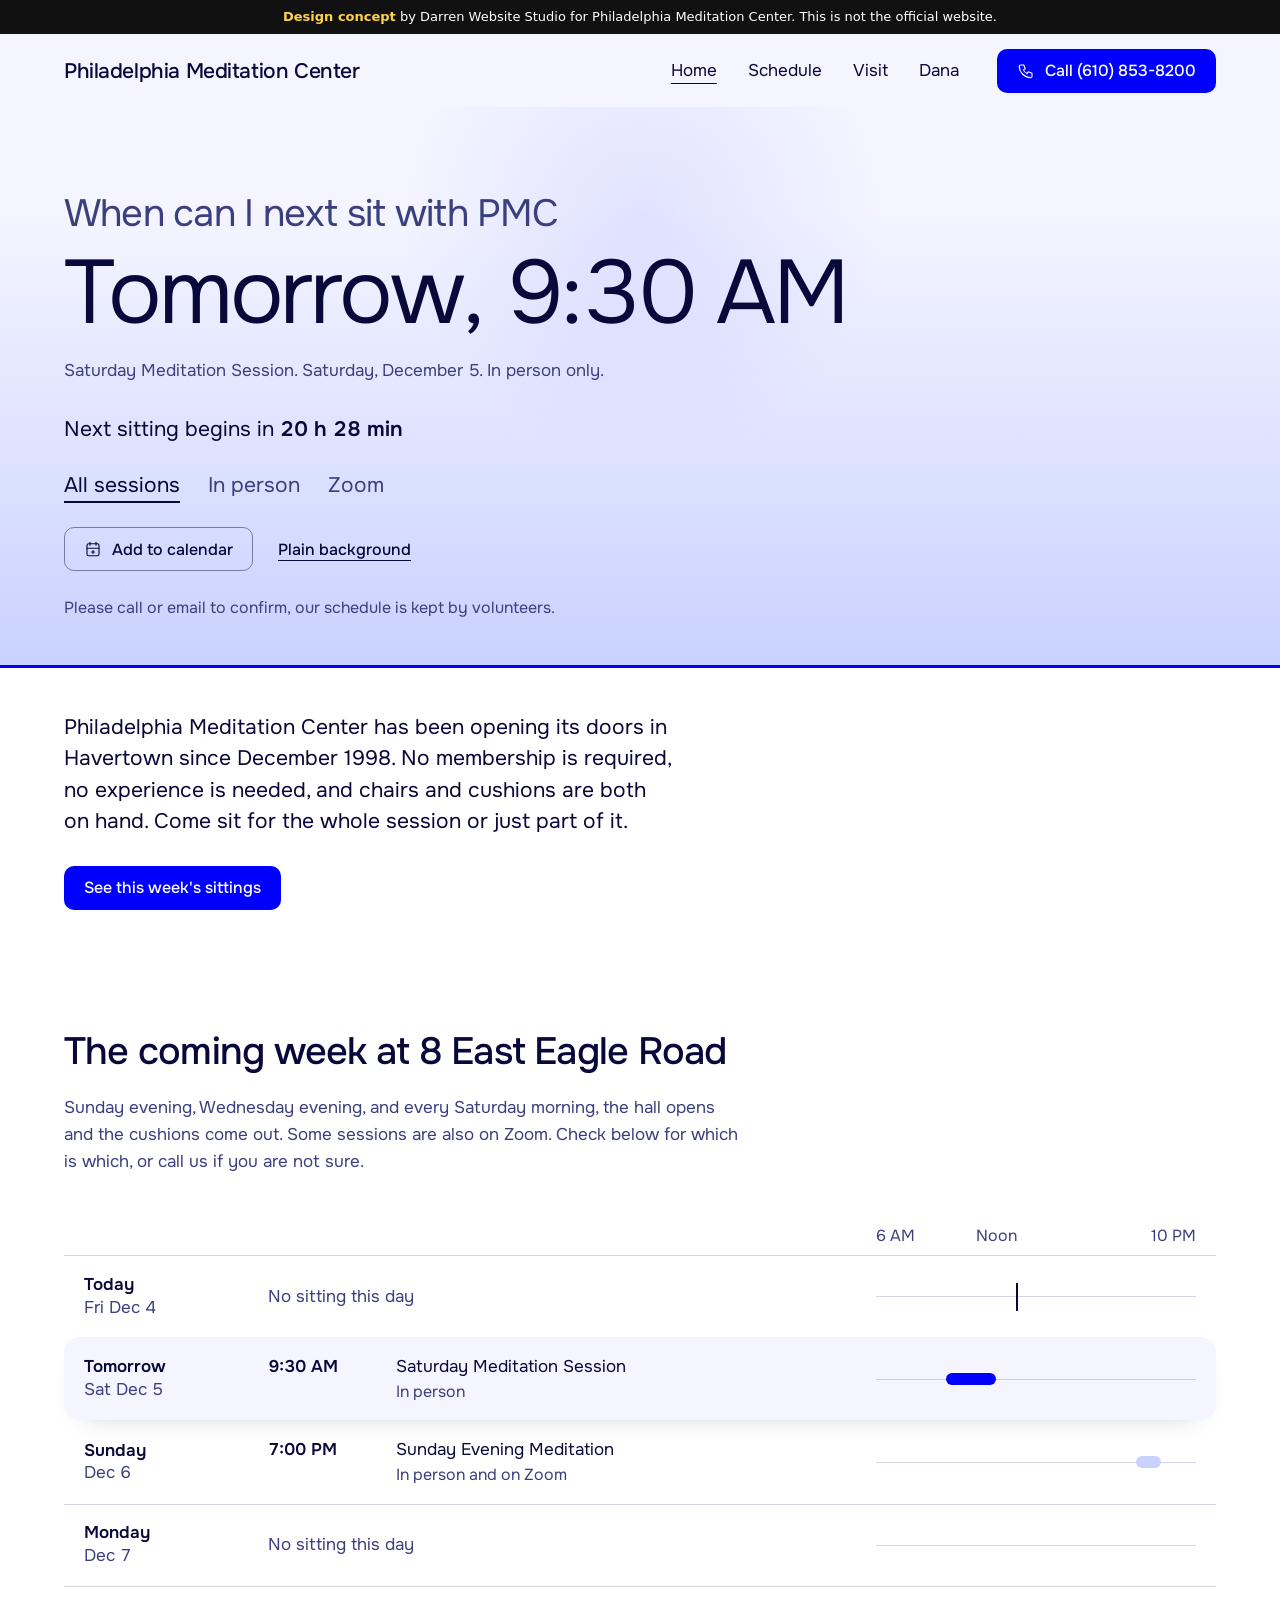
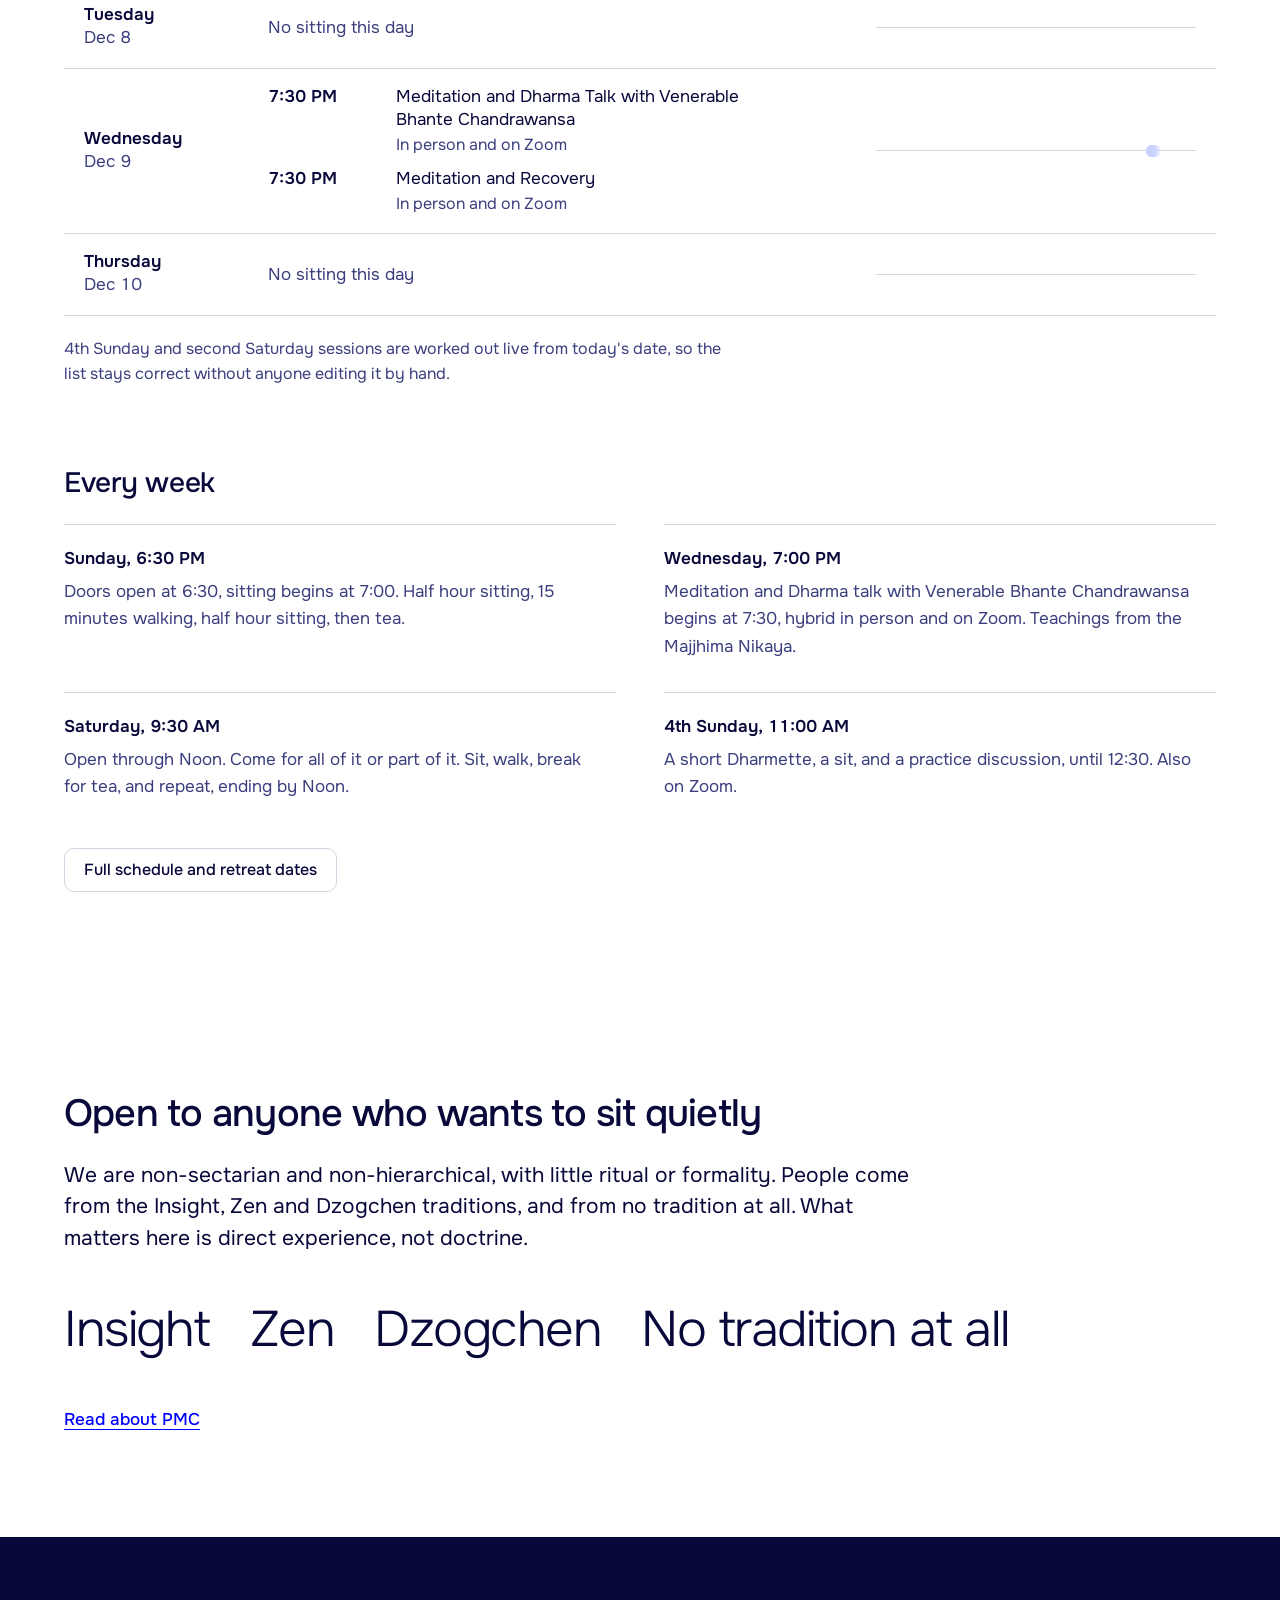
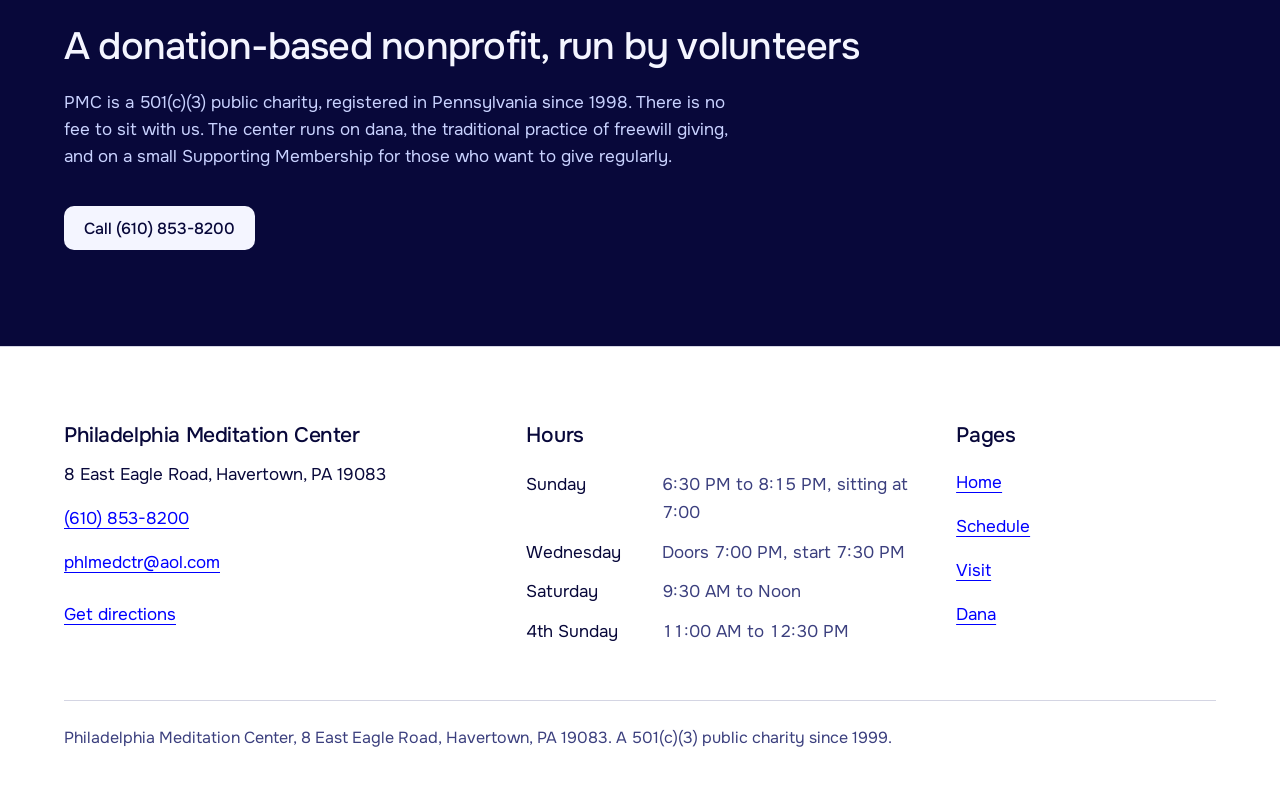
<file: index.html>
<!doctype html>
<html lang="en">
<head>
<meta charset="utf-8">
<meta name="viewport" content="width=device-width, initial-scale=1">
<title>Philadelphia Meditation Center | Havertown, PA</title>
<meta name="description" content="A donation-based Buddhist meditation center in Havertown, PA since 1998. Sunday, Wednesday and Saturday sittings, in person and on Zoom.">
<meta name="robots" content="noindex, nofollow">
<meta name="theme-color" content="#08083A">
<meta property="og:title" content="Philadelphia Meditation Center | Havertown, PA">
<meta property="og:description" content="A donation-based Buddhist meditation center in Havertown, PA since 1998. Sunday, Wednesday and Saturday sittings, in person and on Zoom.">
<meta property="og:type" content="website">
<link rel="icon" href="data:image/svg+xml,%3Csvg xmlns='http://www.w3.org/2000/svg' viewBox='0 0 32 32'%3E%3Crect width='32' height='32' rx='8' fill='%2308083A'/%3E%3Ccircle cx='16' cy='14' r='6' fill='%23C9D2FF'/%3E%3Crect x='4' y='21' width='24' height='2' fill='%230000FF'/%3E%3C/svg%3E">
<link rel="preconnect" href="https://fonts.googleapis.com">
<link rel="preconnect" href="https://fonts.gstatic.com" crossorigin>
<link href="https://fonts.googleapis.com/css2?family=Onest:wght@300..700&display=swap" rel="stylesheet">
<link rel="stylesheet" href="styles.css">
</head>
<body>
<div id="concept-banner" style="background:#111;color:#fff;font:13px/1.4 system-ui,sans-serif;text-align:center;padding:8px 16px;position:relative;z-index:99"><b style="color:#ffd24a">Design concept</b> by Darren Website Studio for Philadelphia Meditation Center. This is not the official website.</div>
<a class="skip" href="#main">Skip to content</a>

<header class="site-head">
  <div class="head-in">
    <a class="mark" href="index.html"><span>Philadelphia</span> <span>Meditation Center</span></a>
    <nav class="nav" aria-label="Main">
      <a href="index.html" aria-current="page">Home</a>
      <a href="schedule.html">Schedule</a>
      <a href="visit.html">Visit</a>
      <a href="visit.html#dana">Dana</a>
    </nav>
    <a class="btn btn-solid" href="tel:+16108538200">
      <svg viewBox="0 0 24 24" fill="none" stroke="currentColor" stroke-width="1.5" stroke-linecap="round" stroke-linejoin="round" aria-hidden="true"><path d="M5 4h4l2 5-2.5 1.5a11 11 0 0 0 5 5L15 13l5 2v4a2 2 0 0 1-2 2A16 16 0 0 1 3 6a2 2 0 0 1 2-2"/></svg>
      <span class="call-short">Call</span><span class="call-num">Call (610) 853-8200</span>
    </a>
  </div>
</header>

<main id="main">
  <section class="hero" aria-labelledby="hero-h">
    <div class="sky">
      <div class="light" aria-hidden="true"></div>
      <div class="sky-in" data-next aria-describedby="next-intro">
        <h1 id="hero-h">When can I next sit with PMC</h1>
        <h2 class="sr-only">Next sitting</h2>
        <p id="next-intro" class="sr-only">This finds the next session on the calendar from right now, in person or on Zoom, and lets you save it.</p>
        <!-- The answer, date and countdown below are calculated live in the browser from the visitor's clock (Eastern time). Nothing here is hard-coded. -->
        <div aria-live="polite">
          <p class="answer" data-answer>Sunday 7:00 PM<br>Wednesday 7:30 PM<br>Saturday 9:30 AM</p>
          <p class="what" data-what>Every week at 8 East Eagle Road, Havertown. Some sessions are also on Zoom.</p>
        </div>
        <div class="live" data-live hidden>
          <p class="count"><span data-count-label>Next sitting begins in</span> <strong data-count></strong></p>
          <div class="controls">
            <div class="seg" role="group" aria-label="Show sessions">
              <button type="button" data-filter="all" aria-pressed="true">All sessions</button>
              <button type="button" data-filter="in" aria-pressed="false">In person</button>
              <button type="button" data-filter="zoom" aria-pressed="false">Zoom</button>
            </div>
          </div>
          <div class="controls">
            <button type="button" class="btn btn-line" data-ics>
              <svg viewBox="0 0 24 24" fill="none" stroke="currentColor" stroke-width="1.5" stroke-linecap="round" stroke-linejoin="round" aria-hidden="true"><rect x="4" y="5" width="16" height="16" rx="2"/><path d="M16 3v4M8 3v4M4 11h16M12 14v4M10 16h4"/></svg>
              Add to calendar
            </button>
            <a class="btn btn-quiet" data-zoom href="mailto:phlmedctr@aol.com?subject=Zoom%20access">Ask about Zoom access <span class="hint">(opens your email)</span></a>
            <button type="button" class="btn btn-quiet" data-neutral aria-pressed="false">Plain background</button>
          </div>
        </div>
        <p class="empty" data-empty hidden>We could not calculate the next sitting automatically. See the full schedule below, it is always current.</p>
        <p class="note">Please call or email to confirm, our schedule is kept by volunteers.</p>
      </div>
    </div>
    <div class="horizon" aria-hidden="true"></div>
    <div class="under">
      <p class="lede">Philadelphia Meditation Center has been opening its doors in Havertown since December 1998. No membership is required, no experience is needed, and chairs and cushions are both on hand. Come sit for the whole session or just part of it.</p>
      <a class="btn btn-solid" href="schedule.html">See this week's sittings</a>
    </div>
  </section>

  <section class="week" aria-labelledby="week-h">
    <div class="wrap">
      <h2 id="week-h">The coming week at 8 East Eagle Road</h2>
      <p class="intro">Sunday evening, Wednesday evening, and every Saturday morning, the hall opens and the cushions come out. Some sessions are also on Zoom. Check below for which is which, or call us if you are not sure.</p>

      <div class="week-live" data-live hidden>
        <div class="axis" aria-hidden="true">
          <div><span class="a6">6 AM</span><span class="a12">Noon</span><span class="a22">10 PM</span></div>
        </div>
        <ol class="days" data-week></ol>
        <p class="small">4th Sunday and second Saturday sessions are worked out live from today's date, so the list stays correct without anyone editing it by hand.</p>
      </div>

      <h3 class="pattern-h">Every week</h3>
      <dl class="pattern">
        <div>
          <dt>Sunday, 6:30 PM</dt>
          <dd>Doors open at 6:30, sitting begins at 7:00. Half hour sitting, 15 minutes walking, half hour sitting, then tea.</dd>
        </div>
        <div>
          <dt>Wednesday, 7:00 PM</dt>
          <dd>Meditation and Dharma talk with Venerable Bhante Chandrawansa begins at 7:30, hybrid in person and on Zoom. Teachings from the Majjhima Nikaya.</dd>
        </div>
        <div>
          <dt>Saturday, 9:30 AM</dt>
          <dd>Open through Noon. Come for all of it or part of it. Sit, walk, break for tea, and repeat, ending by Noon.</dd>
        </div>
        <div>
          <dt>4th Sunday, 11:00 AM</dt>
          <dd>A short Dharmette, a sit, and a practice discussion, until 12:30. Also on Zoom.</dd>
        </div>
      </dl>
      <a class="btn btn-line" href="schedule.html">Full schedule and retreat dates</a>
    </div>
  </section>

  <section class="open" aria-labelledby="open-h">
    <div class="wrap">
      <h2 id="open-h">Open to anyone who wants to sit quietly</h2>
      <p>We are non-sectarian and non-hierarchical, with little ritual or formality. People come from the Insight, Zen and Dzogchen traditions, and from no tradition at all. What matters here is direct experience, not doctrine.</p>
      <ul class="ways" aria-label="Traditions represented">
        <li>Insight</li>
        <li>Zen</li>
        <li>Dzogchen</li>
        <li>No tradition at all</li>
      </ul>
      <a class="link" href="visit.html">Read about PMC</a>
    </div>
  </section>

  <section class="support" aria-labelledby="support-h">
    <div class="wrap">
      <h2 id="support-h">A donation-based nonprofit, run by volunteers</h2>
      <p>PMC is a 501(c)(3) public charity, registered in Pennsylvania since 1998. There is no fee to sit with us. The center runs on dana, the traditional practice of freewill giving, and on a small Supporting Membership for those who want to give regularly.</p>
      <a class="btn btn-lit" href="tel:+16108538200">Call (610) 853-8200</a>
    </div>
  </section>
</main>

<footer class="foot">
  <div class="wrap foot-in">
    <div>
      <p class="foot-mark">Philadelphia Meditation Center</p>
      <p>8 East Eagle Road, Havertown, PA 19083</p>
      <p><a href="tel:+16108538200">(610) 853-8200</a><br><a href="mailto:phlmedctr@aol.com">phlmedctr@aol.com</a></p>
      <p><a href="https://www.google.com/maps/search/?api=1&amp;query=8+East+Eagle+Road%2C+Havertown%2C+PA%2C+19083">Get directions</a></p>
    </div>
    <div>
      <p class="foot-h">Hours</p>
      <dl class="hours">
        <div><dt>Sunday</dt><dd>6:30 PM to 8:15 PM, sitting at 7:00</dd></div>
        <div><dt>Wednesday</dt><dd>Doors 7:00 PM, start 7:30 PM</dd></div>
        <div><dt>Saturday</dt><dd>9:30 AM to Noon</dd></div>
        <div><dt>4th Sunday</dt><dd>11:00 AM to 12:30 PM</dd></div>
      </dl>
    </div>
    <nav aria-label="Footer">
      <p class="foot-h">Pages</p>
      <ul>
        <li><a href="index.html">Home</a></li>
        <li><a href="schedule.html">Schedule</a></li>
        <li><a href="visit.html">Visit</a></li>
        <li><a href="visit.html#dana">Dana</a></li>
      </ul>
    </nav>
  </div>
  <p class="wrap foot-legal">Philadelphia Meditation Center, 8 East Eagle Road, Havertown, PA 19083. A 501(c)(3) public charity since 1999.</p>
</footer>

<script src="main.js"></script>
</body>
</html>
</file>
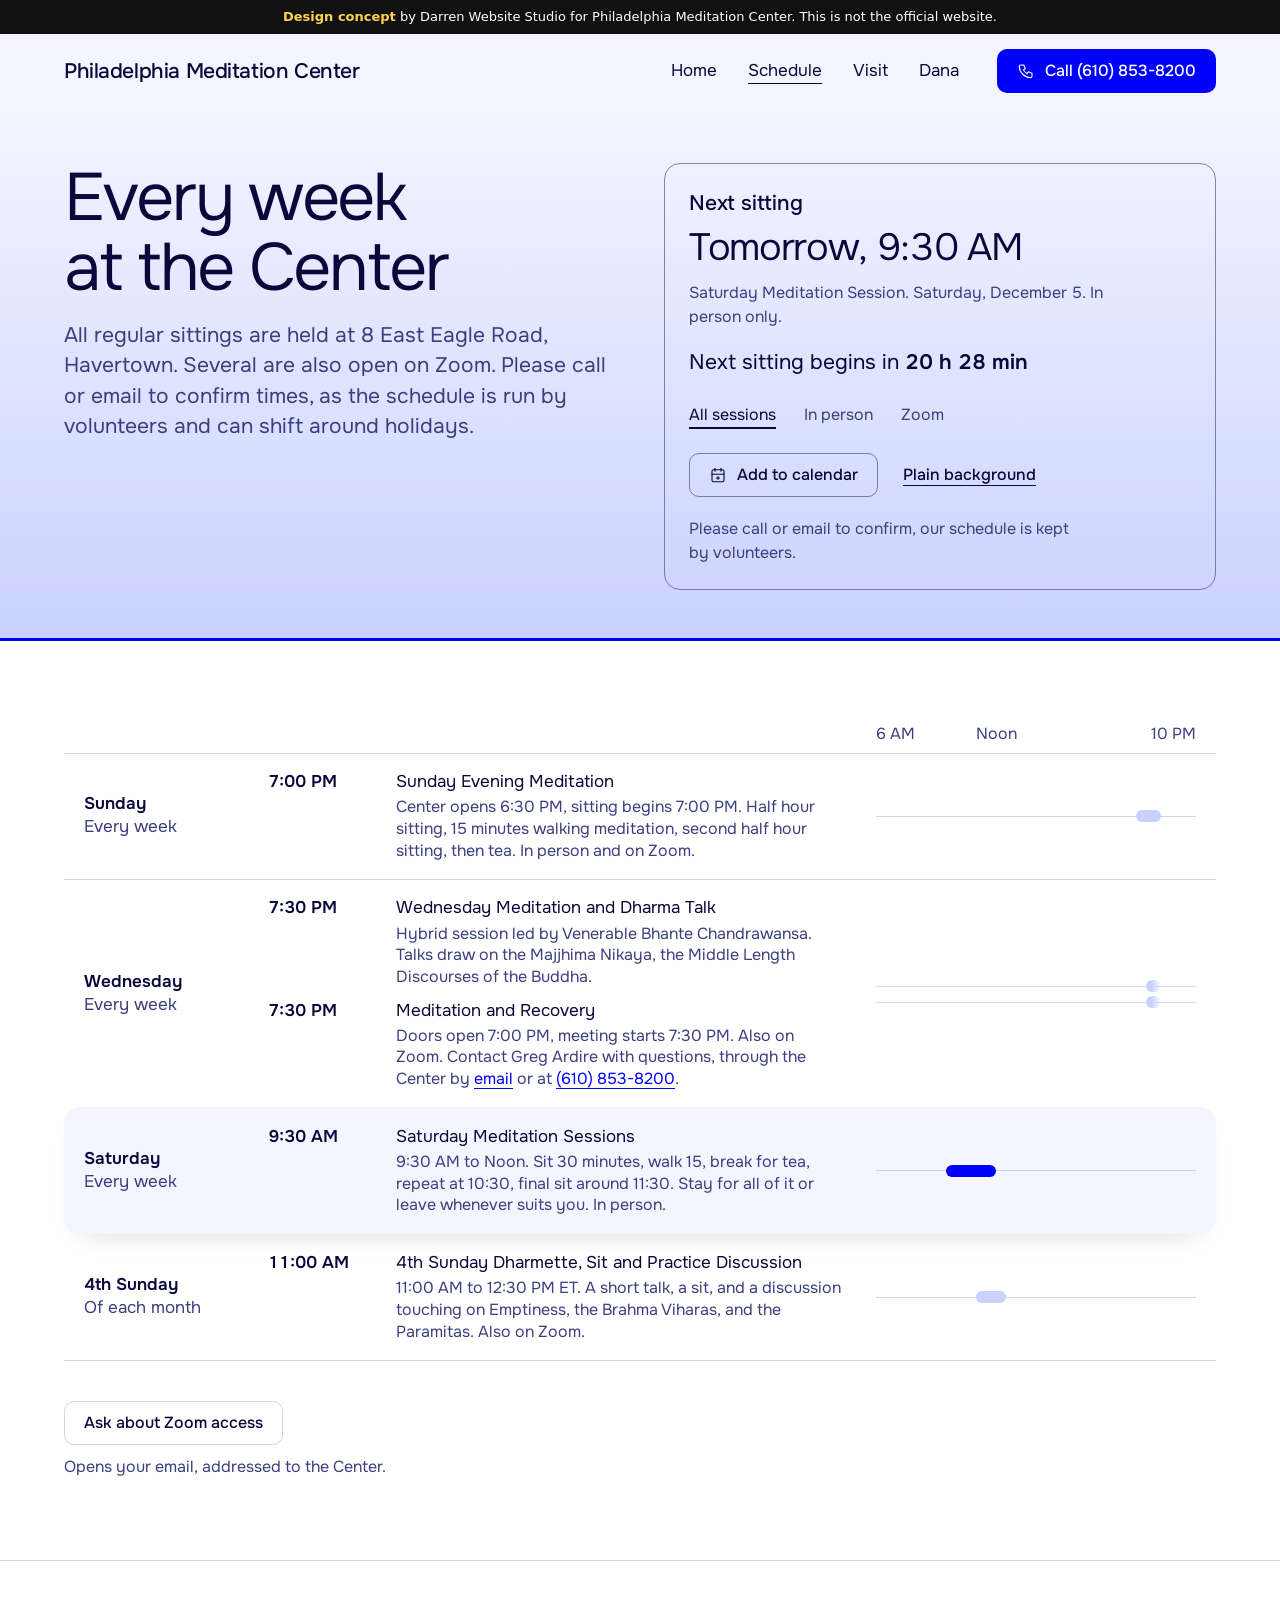
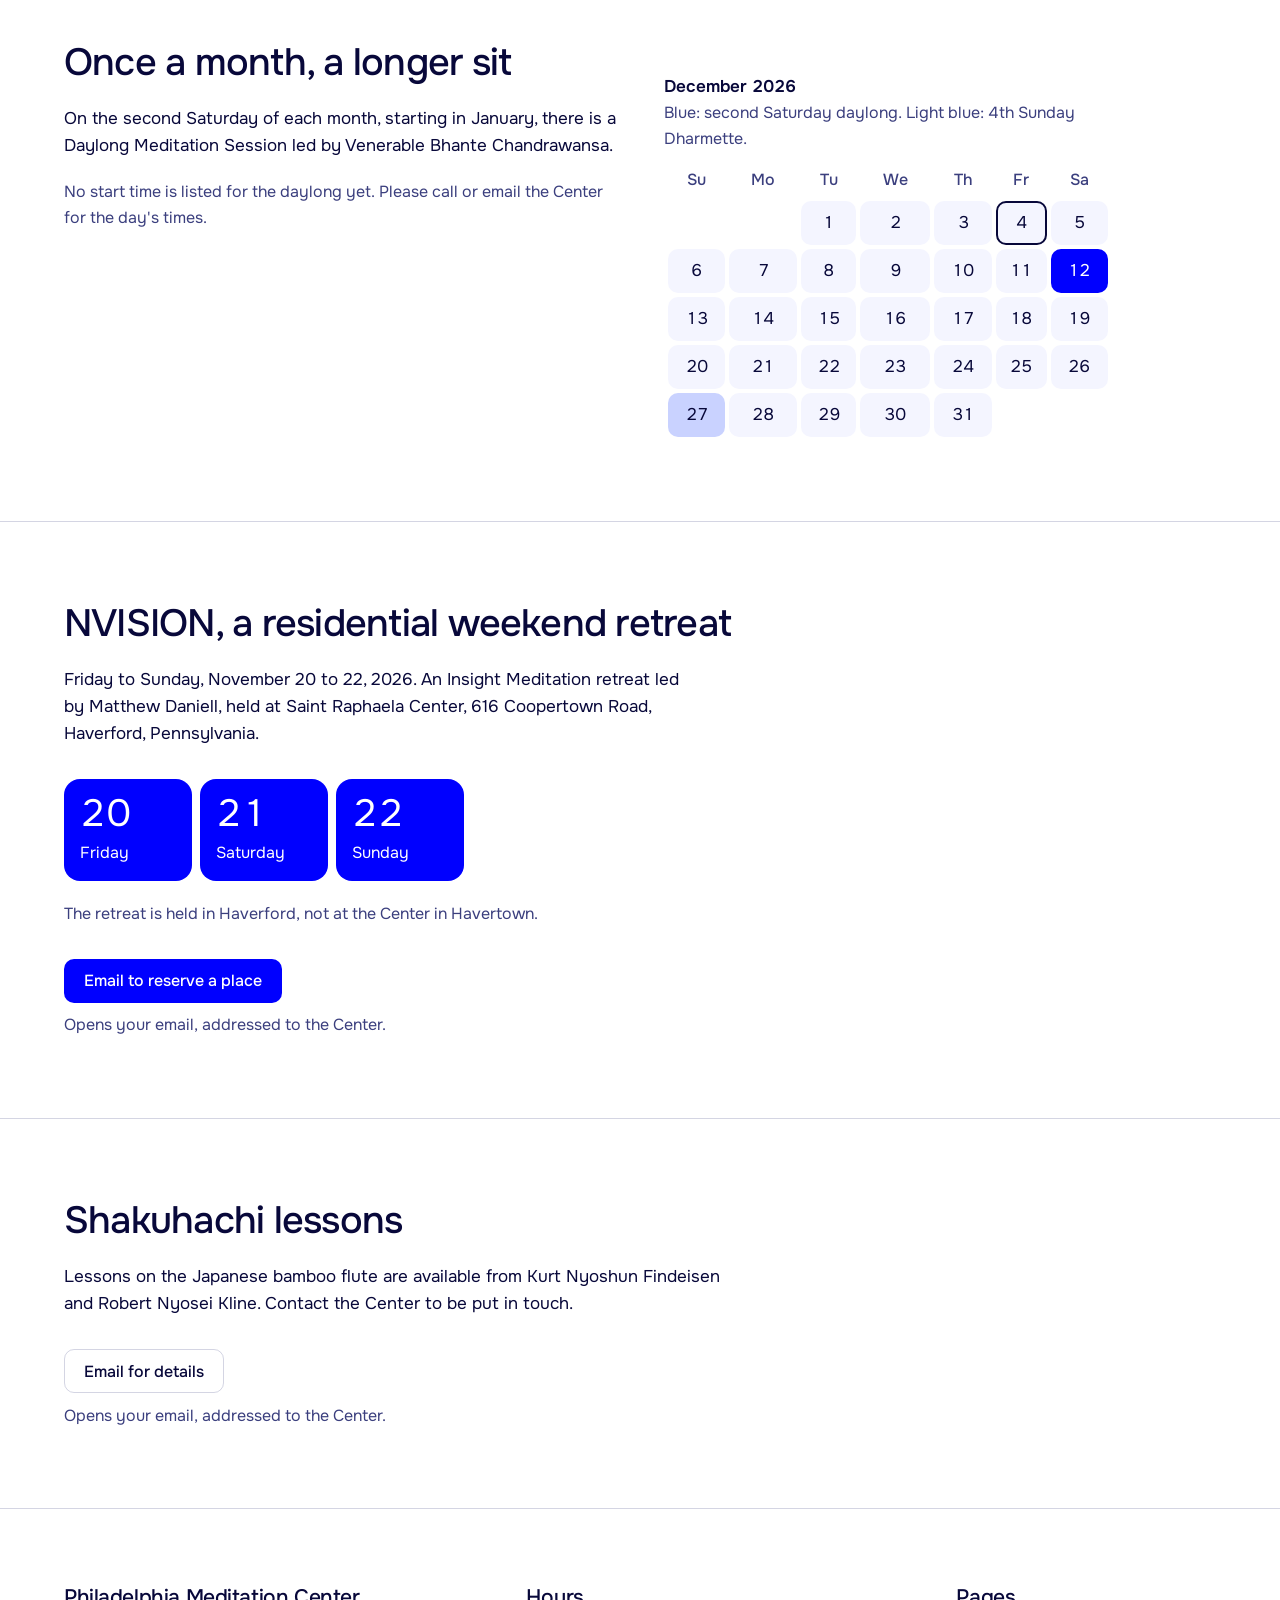
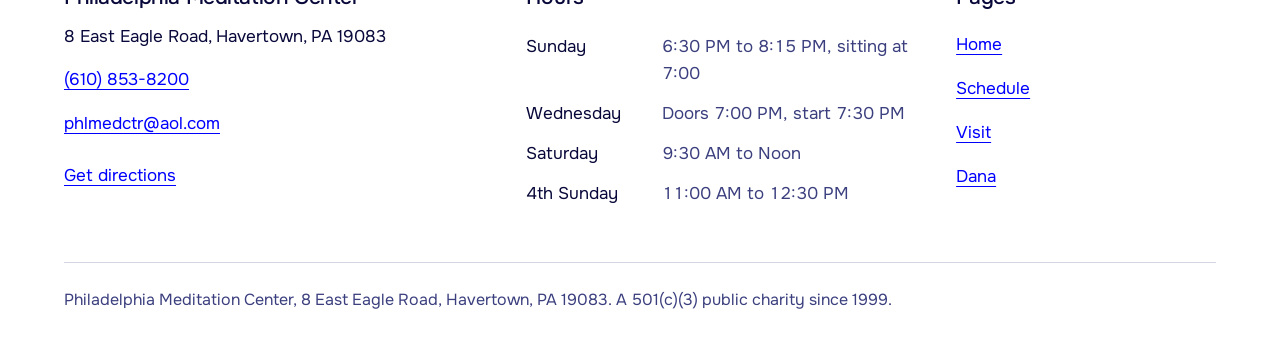
<file: schedule.html>
<!doctype html>
<html lang="en">
<head>
<meta charset="utf-8">
<meta name="viewport" content="width=device-width, initial-scale=1">
<title>Schedule | Philadelphia Meditation Center</title>
<meta name="description" content="Full weekly schedule for Philadelphia Meditation Center: Sunday, Wednesday, Saturday sittings, Meditation and Recovery, 4th Sunday Dharmette, and the NVISION retreat.">
<meta name="robots" content="noindex, nofollow">
<meta name="theme-color" content="#08083A">
<meta property="og:title" content="Schedule | Philadelphia Meditation Center">
<meta property="og:description" content="Full weekly schedule for Philadelphia Meditation Center: Sunday, Wednesday, Saturday sittings, Meditation and Recovery, 4th Sunday Dharmette, and the NVISION retreat.">
<meta property="og:type" content="website">
<link rel="icon" href="data:image/svg+xml,%3Csvg xmlns='http://www.w3.org/2000/svg' viewBox='0 0 32 32'%3E%3Crect width='32' height='32' rx='8' fill='%2308083A'/%3E%3Ccircle cx='16' cy='14' r='6' fill='%23C9D2FF'/%3E%3Crect x='4' y='21' width='24' height='2' fill='%230000FF'/%3E%3C/svg%3E">
<link rel="preconnect" href="https://fonts.googleapis.com">
<link rel="preconnect" href="https://fonts.gstatic.com" crossorigin>
<link href="https://fonts.googleapis.com/css2?family=Onest:wght@300..700&display=swap" rel="stylesheet">
<link rel="stylesheet" href="styles.css">
</head>
<body>
<div id="concept-banner" style="background:#111;color:#fff;font:13px/1.4 system-ui,sans-serif;text-align:center;padding:8px 16px;position:relative;z-index:99"><b style="color:#ffd24a">Design concept</b> by Darren Website Studio for Philadelphia Meditation Center. This is not the official website.</div>
<a class="skip" href="#main">Skip to content</a>

<header class="site-head">
  <div class="head-in">
    <a class="mark" href="index.html"><span>Philadelphia</span> <span>Meditation Center</span></a>
    <nav class="nav" aria-label="Main">
      <a href="index.html">Home</a>
      <a href="schedule.html" aria-current="page">Schedule</a>
      <a href="visit.html">Visit</a>
      <a href="visit.html#dana">Dana</a>
    </nav>
    <a class="btn btn-solid" href="tel:+16108538200">
      <svg viewBox="0 0 24 24" fill="none" stroke="currentColor" stroke-width="1.5" stroke-linecap="round" stroke-linejoin="round" aria-hidden="true"><path d="M5 4h4l2 5-2.5 1.5a11 11 0 0 0 5 5L15 13l5 2v4a2 2 0 0 1-2 2A16 16 0 0 1 3 6a2 2 0 0 1 2-2"/></svg>
      <span class="call-short">Call</span><span class="call-num">Call (610) 853-8200</span>
    </a>
  </div>
</header>

<main id="main">
  <section class="page-top" aria-labelledby="weekly-h">
    <div class="wrap split">
      <div>
        <h1 id="weekly-h">Every week at the Center</h1>
        <p>All regular sittings are held at 8 East Eagle Road, Havertown. Several are also open on Zoom. Please call or email to confirm times, as the schedule is run by volunteers and can shift around holidays.</p>
      </div>
      <div class="next-compact" role="region" data-next aria-labelledby="next-h">
        <p class="next-label" id="next-h">Next sitting</p>
        <div aria-live="polite">
          <p class="answer" data-answer>Sunday 7:00 PM<br>Wednesday 7:30 PM<br>Saturday 9:30 AM</p>
          <p class="what" data-what>Every week at 8 East Eagle Road, Havertown. Some sessions are also on Zoom.</p>
        </div>
        <div class="live" data-live hidden>
          <p class="count"><span data-count-label>Next sitting begins in</span> <strong data-count></strong></p>
          <div class="controls">
            <div class="seg" role="group" aria-label="Show sessions">
              <button type="button" data-filter="all" aria-pressed="true">All sessions</button>
              <button type="button" data-filter="in" aria-pressed="false">In person</button>
              <button type="button" data-filter="zoom" aria-pressed="false">Zoom</button>
            </div>
          </div>
          <div class="controls">
            <button type="button" class="btn btn-line" data-ics>
              <svg viewBox="0 0 24 24" fill="none" stroke="currentColor" stroke-width="1.5" stroke-linecap="round" stroke-linejoin="round" aria-hidden="true"><rect x="4" y="5" width="16" height="16" rx="2"/><path d="M16 3v4M8 3v4M4 11h16M12 14v4M10 16h4"/></svg>
              Add to calendar
            </button>
            <a class="btn btn-quiet" data-zoom href="mailto:phlmedctr@aol.com?subject=Zoom%20access">Ask about Zoom access <span class="hint">(opens your email)</span></a>
            <button type="button" class="btn btn-quiet" data-neutral aria-pressed="false">Plain background</button>
          </div>
        </div>
        <p class="empty" data-empty hidden>We could not calculate the next sitting automatically. See the full schedule below, it is always current.</p>
        <p class="note">Please call or email to confirm, our schedule is kept by volunteers.</p>
      </div>
    </div>
  </section>
  <div class="horizon" aria-hidden="true"></div>

  <section class="section" aria-labelledby="days-h">
    <div class="wrap">
      <h2 id="days-h" class="sr-only">Weekly sessions by day</h2>
      <div class="axis" aria-hidden="true">
        <div><span class="a6">6 AM</span><span class="a12">Noon</span><span class="a22">10 PM</span></div>
      </div>
      <ol class="days">
        <li class="day" data-key="Sunday Evening">
          <p class="day-date"><strong>Sunday</strong>Every week</p>
          <div class="day-what">
            <p class="sess"><strong>7:00 PM</strong><span>Sunday Evening Meditation<small>Center opens 6:30 PM, sitting begins 7:00 PM. Half hour sitting, 15 minutes walking meditation, second half hour sitting, then tea. In person and on Zoom.</small></span></p>
          </div>
          <div class="track" aria-hidden="true"><b class="blk" style="left:81.25%;width:7.81%"></b></div>
        </li>
        <li class="day" data-key="Meditation and">
          <p class="day-date"><strong>Wednesday</strong>Every week</p>
          <div class="day-what">
            <p class="sess"><strong>7:30 PM</strong><span>Wednesday Meditation and Dharma Talk<small>Hybrid session led by Venerable Bhante Chandrawansa. Talks draw on the Majjhima Nikaya, the Middle Length Discourses of the Buddha.</small></span></p>
            <p class="sess"><strong>7:30 PM</strong><span>Meditation and Recovery<small>Doors open 7:00 PM, meeting starts 7:30 PM. Also on Zoom. Contact Greg Ardire with questions, through the Center by <a href="mailto:phlmedctr@aol.com?subject=Meditation%20and%20Recovery">email</a> or at <a href="tel:+16108538200">(610) 853-8200</a>.</small></span></p>
          </div>
          <div class="track track-2" aria-hidden="true"><b class="blk ongoing" style="left:84.38%;width:4.69%"></b><b class="blk ongoing" style="left:84.38%;width:4.69%"></b></div>
        </li>
        <li class="day" data-key="Saturday">
          <p class="day-date"><strong>Saturday</strong>Every week</p>
          <div class="day-what">
            <p class="sess"><strong>9:30 AM</strong><span>Saturday Meditation Sessions<small>9:30 AM to Noon. Sit 30 minutes, walk 15, break for tea, repeat at 10:30, final sit around 11:30. Stay for all of it or leave whenever suits you. In person.</small></span></p>
          </div>
          <div class="track" aria-hidden="true"><b class="blk" style="left:21.88%;width:15.63%"></b></div>
        </li>
        <li class="day" data-key="4th Sunday">
          <p class="day-date"><strong>4th Sunday</strong>Of each month</p>
          <div class="day-what">
            <p class="sess"><strong>11:00 AM</strong><span>4th Sunday Dharmette, Sit and Practice Discussion<small>11:00 AM to 12:30 PM ET. A short talk, a sit, and a discussion touching on Emptiness, the Brahma Viharas, and the Paramitas. Also on Zoom.</small></span></p>
          </div>
          <div class="track" aria-hidden="true"><b class="blk" style="left:31.25%;width:9.38%"></b></div>
        </li>
      </ol>
      <a class="btn btn-line" href="mailto:phlmedctr@aol.com?subject=Zoom%20access">Ask about Zoom access</a>
      <p class="mail-note">Opens your email, addressed to the Center.</p>
    </div>
  </section>

  <section class="section" aria-labelledby="monthly-h">
    <div class="wrap split">
      <div class="prose">
        <h2 id="monthly-h">Once a month, a longer sit</h2>
        <p>On the second Saturday of each month, starting in January, there is a Daylong Meditation Session led by Venerable Bhante Chandrawansa.</p>
        <p class="small">No start time is listed for the daylong yet. Please call or email the Center for the day's times.</p>
      </div>
      <div data-live hidden>
        <table class="month" data-month></table>
      </div>
    </div>
  </section>

  <section class="section" aria-labelledby="retreat-h">
    <div class="wrap">
      <h2 id="retreat-h">NVISION, a residential weekend retreat</h2>
      <p class="prose-p">Friday to Sunday, November 20 to 22, 2026. An Insight Meditation retreat led by Matthew Daniell, held at Saint Raphaela Center, 616 Coopertown Road, Haverford, Pennsylvania.</p>
      <ul class="strip" aria-label="Retreat days, November 2026">
        <li><strong>20</strong><span>Friday</span></li>
        <li><strong>21</strong><span>Saturday</span></li>
        <li><strong>22</strong><span>Sunday</span></li>
      </ul>
      <p class="small">The retreat is held in Haverford, not at the Center in Havertown.</p>
      <a class="btn btn-solid" href="mailto:phlmedctr@aol.com?subject=NVISION%20retreat">Email to reserve a place</a>
      <p class="mail-note">Opens your email, addressed to the Center.</p>
    </div>
  </section>

  <section class="section" aria-labelledby="shaku-h">
    <div class="wrap prose">
      <h2 id="shaku-h">Shakuhachi lessons</h2>
      <p>Lessons on the Japanese bamboo flute are available from Kurt Nyoshun Findeisen and Robert Nyosei Kline. Contact the Center to be put in touch.</p>
      <a class="btn btn-line" href="mailto:phlmedctr@aol.com?subject=Shakuhachi%20lessons">Email for details</a>
      <p class="mail-note">Opens your email, addressed to the Center.</p>
    </div>
  </section>
</main>

<footer class="foot">
  <div class="wrap foot-in">
    <div>
      <p class="foot-mark">Philadelphia Meditation Center</p>
      <p>8 East Eagle Road, Havertown, PA 19083</p>
      <p><a href="tel:+16108538200">(610) 853-8200</a><br><a href="mailto:phlmedctr@aol.com">phlmedctr@aol.com</a></p>
      <p><a href="https://www.google.com/maps/search/?api=1&amp;query=8+East+Eagle+Road%2C+Havertown%2C+PA%2C+19083">Get directions</a></p>
    </div>
    <div>
      <p class="foot-h">Hours</p>
      <dl class="hours">
        <div><dt>Sunday</dt><dd>6:30 PM to 8:15 PM, sitting at 7:00</dd></div>
        <div><dt>Wednesday</dt><dd>Doors 7:00 PM, start 7:30 PM</dd></div>
        <div><dt>Saturday</dt><dd>9:30 AM to Noon</dd></div>
        <div><dt>4th Sunday</dt><dd>11:00 AM to 12:30 PM</dd></div>
      </dl>
    </div>
    <nav aria-label="Footer">
      <p class="foot-h">Pages</p>
      <ul>
        <li><a href="index.html">Home</a></li>
        <li><a href="schedule.html">Schedule</a></li>
        <li><a href="visit.html">Visit</a></li>
        <li><a href="visit.html#dana">Dana</a></li>
      </ul>
    </nav>
  </div>
  <p class="wrap foot-legal">Philadelphia Meditation Center, 8 East Eagle Road, Havertown, PA 19083. A 501(c)(3) public charity since 1999.</p>
</footer>

<script src="main.js"></script>
</body>
</html>
</file>
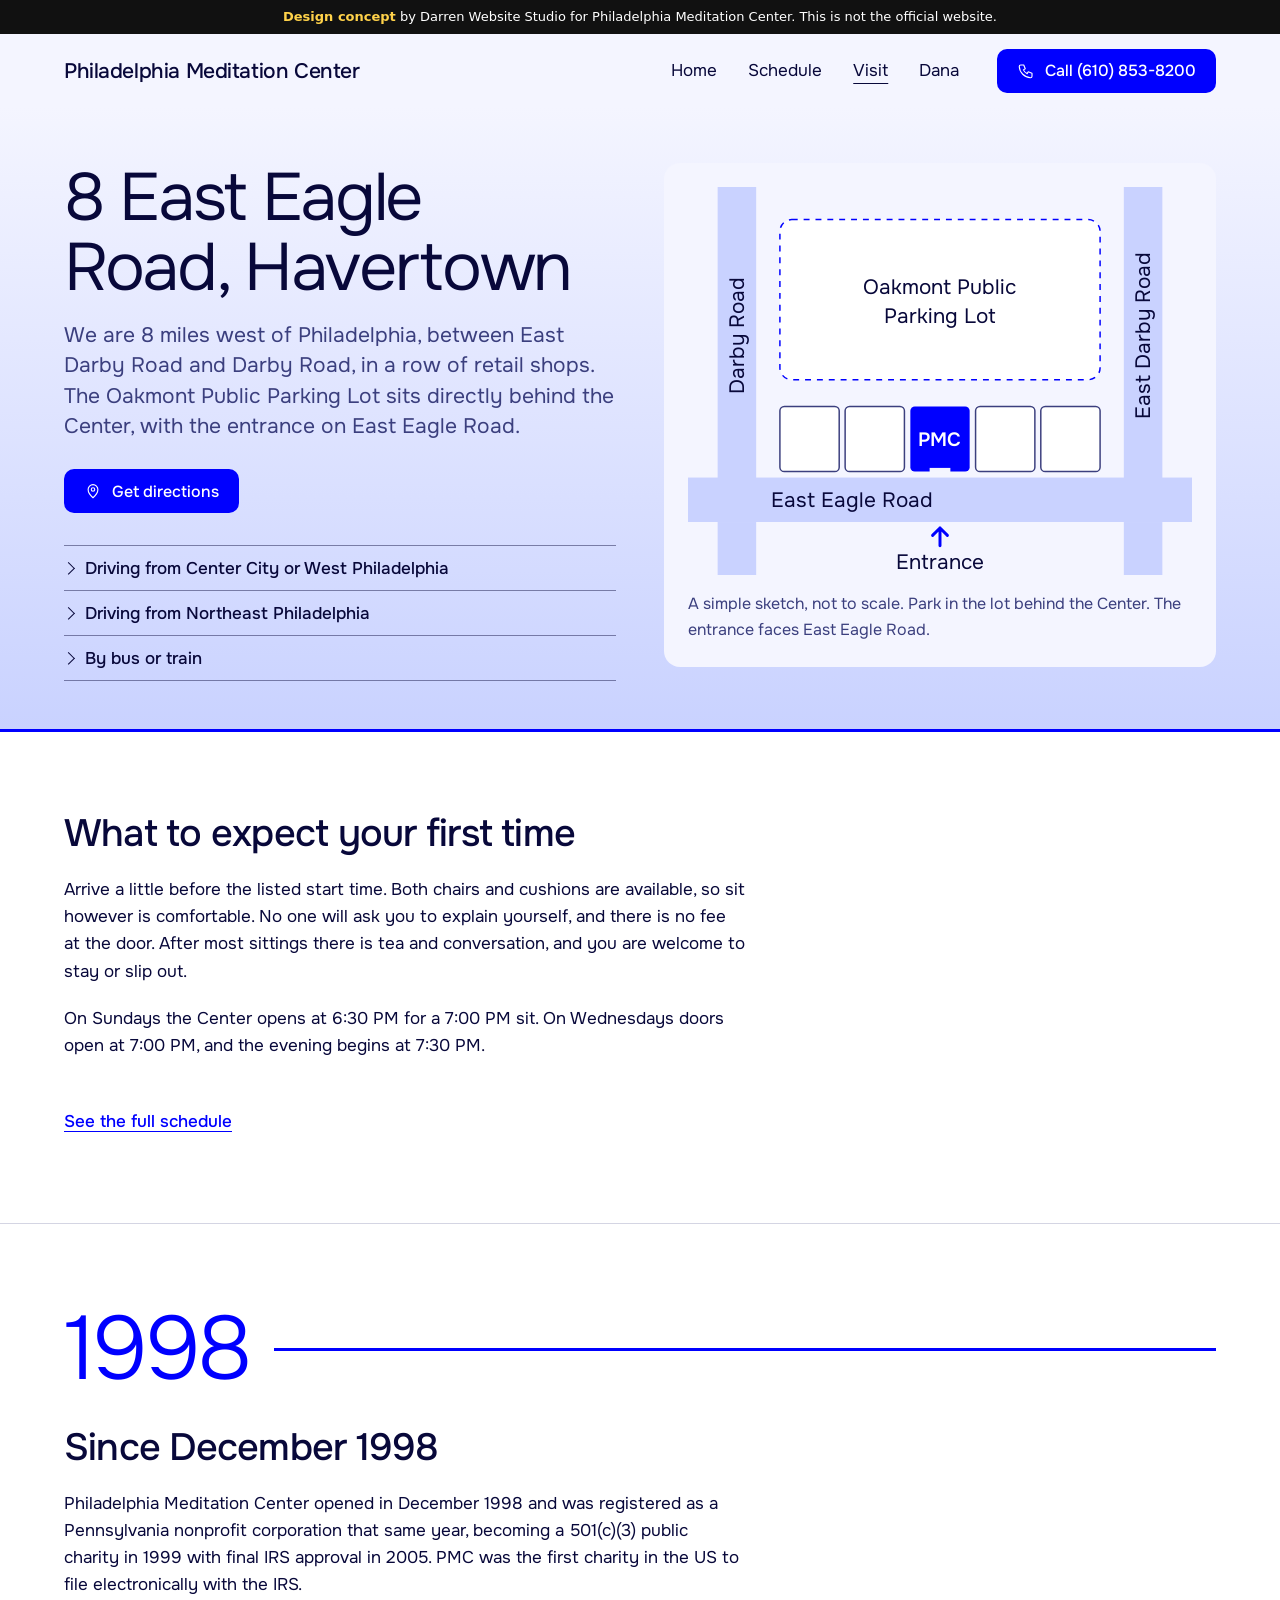
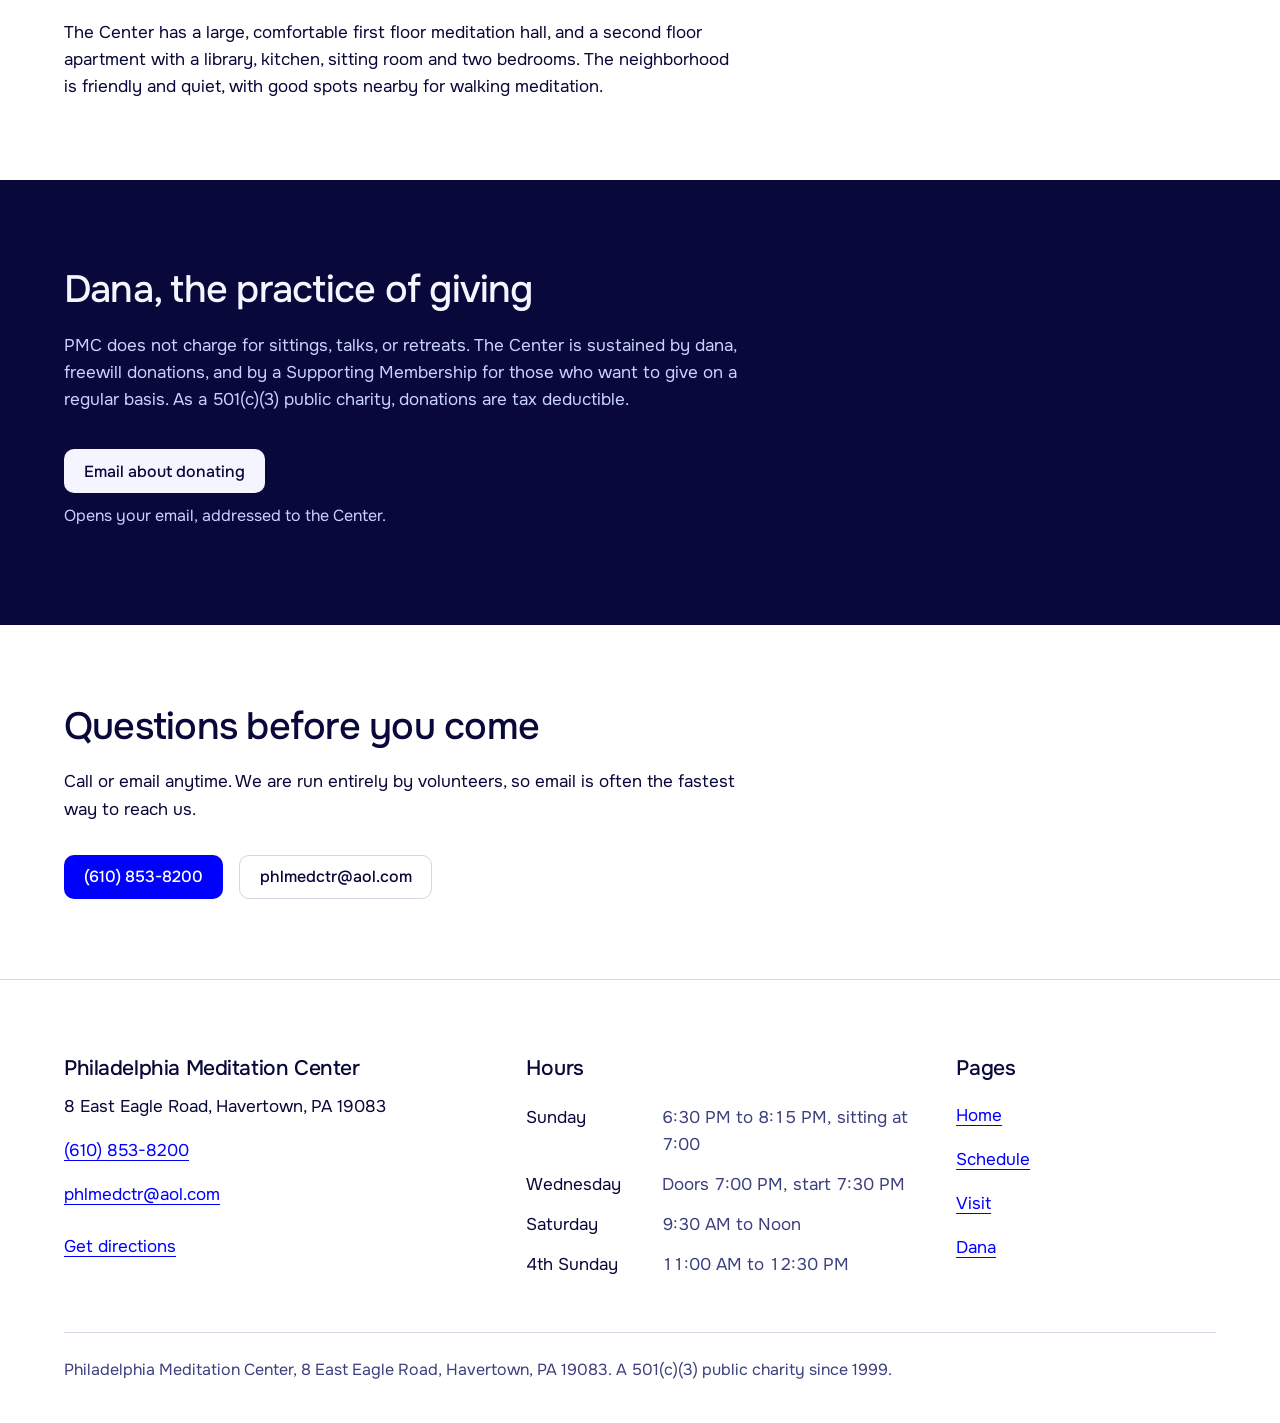
<file: visit.html>
<!doctype html>
<html lang="en">
<head>
<meta charset="utf-8">
<meta name="viewport" content="width=device-width, initial-scale=1">
<title>Visit and Support PMC | Philadelphia Meditation Center</title>
<meta name="description" content="Directions to Philadelphia Meditation Center in Havertown, PA, what to expect on your first visit, our story since 1998, and how to support the Center with dana.">
<meta name="robots" content="noindex, nofollow">
<meta name="theme-color" content="#08083A">
<meta property="og:title" content="Visit and Support PMC | Philadelphia Meditation Center">
<meta property="og:description" content="Directions to Philadelphia Meditation Center in Havertown, PA, what to expect on your first visit, our story since 1998, and how to support the Center with dana.">
<meta property="og:type" content="website">
<link rel="icon" href="data:image/svg+xml,%3Csvg xmlns='http://www.w3.org/2000/svg' viewBox='0 0 32 32'%3E%3Crect width='32' height='32' rx='8' fill='%2308083A'/%3E%3Ccircle cx='16' cy='14' r='6' fill='%23C9D2FF'/%3E%3Crect x='4' y='21' width='24' height='2' fill='%230000FF'/%3E%3C/svg%3E">
<link rel="preconnect" href="https://fonts.googleapis.com">
<link rel="preconnect" href="https://fonts.gstatic.com" crossorigin>
<link href="https://fonts.googleapis.com/css2?family=Onest:wght@300..700&display=swap" rel="stylesheet">
<link rel="stylesheet" href="styles.css">
</head>
<body>
<div id="concept-banner" style="background:#111;color:#fff;font:13px/1.4 system-ui,sans-serif;text-align:center;padding:8px 16px;position:relative;z-index:99"><b style="color:#ffd24a">Design concept</b> by Darren Website Studio for Philadelphia Meditation Center. This is not the official website.</div>
<a class="skip" href="#main">Skip to content</a>

<header class="site-head">
  <div class="head-in">
    <a class="mark" href="index.html"><span>Philadelphia</span> <span>Meditation Center</span></a>
    <nav class="nav" aria-label="Main">
      <a href="index.html">Home</a>
      <a href="schedule.html">Schedule</a>
      <a href="visit.html" aria-current="page">Visit</a>
      <a href="visit.html#dana">Dana</a>
    </nav>
    <a class="btn btn-solid" href="tel:+16108538200">
      <svg viewBox="0 0 24 24" fill="none" stroke="currentColor" stroke-width="1.5" stroke-linecap="round" stroke-linejoin="round" aria-hidden="true"><path d="M5 4h4l2 5-2.5 1.5a11 11 0 0 0 5 5L15 13l5 2v4a2 2 0 0 1-2 2A16 16 0 0 1 3 6a2 2 0 0 1 2-2"/></svg>
      <span class="call-short">Call</span><span class="call-num">Call (610) 853-8200</span>
    </a>
  </div>
</header>

<main id="main">
  <section class="page-top" id="directions" aria-labelledby="dir-h">
    <div class="wrap split">
      <div>
        <h1 id="dir-h">8 East Eagle Road, Havertown</h1>
        <p>We are 8 miles west of Philadelphia, between East Darby Road and Darby Road, in a row of retail shops. The Oakmont Public Parking Lot sits directly behind the Center, with the entrance on East Eagle Road.</p>
        <div class="controls">
          <a class="btn btn-solid" href="https://www.google.com/maps/search/?api=1&amp;query=8+East+Eagle+Road%2C+Havertown%2C+PA%2C+19083">
            <svg viewBox="0 0 24 24" fill="none" stroke="currentColor" stroke-width="1.5" stroke-linecap="round" stroke-linejoin="round" aria-hidden="true"><path d="M12 21s-6.5-5.6-6.5-11a6.5 6.5 0 0 1 13 0c0 5.4-6.5 11-6.5 11z"/><circle cx="12" cy="10" r="2.3"/></svg>
            Get directions
          </a>
        </div>
        <div class="drive">
          <details>
            <summary>Driving from Center City or West Philadelphia</summary>
            <p>Take Market Street west to West Chester Pike (Route 3). After crossing Township Line Road (Route 1), turn right on Darby Road. When Darby Road splits, take the left fork. Cross Eagle Road to the Oakmont Public Parking Lot on the right, directly behind PMC.</p>
          </details>
          <details>
            <summary>Driving from Northeast Philadelphia</summary>
            <p>Take Roosevelt Boulevard south to the Schuylkill Expressway, then the Expressway north (west) to City Avenue (Route 1). Follow Route 1 south to West Chester Pike (Route 3). Turn right onto West Chester Pike, then right onto Darby Road. When Darby Road splits, take the left fork. Cross Eagle Road to the Oakmont Public Parking Lot on the right, directly behind PMC.</p>
          </details>
          <details>
            <summary>By bus or train</summary>
            <p>SEPTA runs bus and train service across the Delaware Valley. Plan a trip at <a href="https://www.septa.org/">septa.org</a>.</p>
          </details>
        </div>
      </div>
      <figure class="diagram">
        <svg viewBox="0 0 340 262" role="img" aria-labelledby="map-t">
          <title id="map-t">Sketch of the block: the Center sits in a row of shops on East Eagle Road, between Darby Road and East Darby Road, with the Oakmont Public Parking Lot directly behind it.</title>
          <g font-family="Onest, system-ui, sans-serif" font-size="14" fill="#08083A">
            <rect x="20" y="0" width="26" height="262" fill="#C9D2FF"/>
            <rect x="294" y="0" width="26" height="262" fill="#C9D2FF"/>
            <rect x="0" y="196" width="340" height="30" fill="#C9D2FF"/>
            <text x="56" y="216">East Eagle Road</text>
            <text transform="translate(38 100) rotate(-90)" text-anchor="middle">Darby Road</text>
            <text transform="translate(312 100) rotate(-90)" text-anchor="middle">East Darby Road</text>
            <rect x="62" y="22" width="216" height="108" rx="8" fill="#FFFFFF" stroke="#0000FF" stroke-dasharray="4 4"/>
            <text x="170" y="72" text-anchor="middle">Oakmont Public</text>
            <text x="170" y="92" text-anchor="middle">Parking Lot</text>
            <g fill="#FFFFFF" stroke="#3B3F7E">
              <rect x="62" y="148" width="40" height="44" rx="3"/>
              <rect x="106" y="148" width="40" height="44" rx="3"/>
              <rect x="194" y="148" width="40" height="44" rx="3"/>
              <rect x="238" y="148" width="40" height="44" rx="3"/>
            </g>
            <rect x="150" y="148" width="40" height="44" rx="3" fill="#0000FF"/>
            <text x="170" y="175" text-anchor="middle" fill="#FFFFFF" font-size="13" font-weight="600">PMC</text>
            <path d="M163 191h14" stroke="#F4F5FF" stroke-width="3"/>
            <path d="M170 242v-12m-5 5 5-5 5 5" stroke="#0000FF" stroke-width="2" fill="none" stroke-linecap="round" stroke-linejoin="round"/>
            <text x="170" y="258" text-anchor="middle">Entrance</text>
          </g>
        </svg>
        <figcaption>A simple sketch, not to scale. Park in the lot behind the Center. The entrance faces East Eagle Road.</figcaption>
      </figure>
    </div>
  </section>
  <div class="horizon" aria-hidden="true"></div>

  <section class="section" aria-labelledby="first-h">
    <div class="wrap prose">
      <h2 id="first-h">What to expect your first time</h2>
      <p>Arrive a little before the listed start time. Both chairs and cushions are available, so sit however is comfortable. No one will ask you to explain yourself, and there is no fee at the door. After most sittings there is tea and conversation, and you are welcome to stay or slip out.</p>
      <p>On Sundays the Center opens at 6:30 PM for a 7:00 PM sit. On Wednesdays doors open at 7:00 PM, and the evening begins at 7:30 PM.</p>
      <a class="link" href="schedule.html">See the full schedule</a>
    </div>
  </section>

  <section class="section" aria-labelledby="story-h">
    <div class="wrap prose">
      <p class="year" aria-hidden="true">1998</p>
      <h2 id="story-h">Since December 1998</h2>
      <p>Philadelphia Meditation Center opened in December 1998 and was registered as a Pennsylvania nonprofit corporation that same year, becoming a 501(c)(3) public charity in 1999 with final IRS approval in 2005. PMC was the first charity in the US to file electronically with the IRS.</p>
      <p>The Center has a large, comfortable first floor meditation hall, and a second floor apartment with a library, kitchen, sitting room and two bedrooms. The neighborhood is friendly and quiet, with good spots nearby for walking meditation.</p>
      <!-- Owner photo slots, to be supplied by PMC: the meditation hall (landscape, 1600x1000), the Eagle Road storefront, and Venerable Bhante Chandrawansa. Place each here as a <figure> with a plain caption once supplied. -->
    </div>
  </section>

  <section class="support" id="dana" aria-labelledby="dana-h">
    <div class="wrap">
      <h2 id="dana-h">Dana, the practice of giving</h2>
      <p>PMC does not charge for sittings, talks, or retreats. The Center is sustained by dana, freewill donations, and by a Supporting Membership for those who want to give on a regular basis. As a 501(c)(3) public charity, donations are tax deductible.</p>
      <a class="btn btn-lit" href="mailto:phlmedctr@aol.com?subject=Donating%20to%20PMC">Email about donating</a>
      <p class="mail-note">Opens your email, addressed to the Center.</p>
    </div>
  </section>

  <section class="section" aria-labelledby="contact-h">
    <div class="wrap prose">
      <h2 id="contact-h">Questions before you come</h2>
      <p>Call or email anytime. We are run entirely by volunteers, so email is often the fastest way to reach us.</p>
      <div class="contact-row">
        <a class="btn btn-solid" href="tel:+16108538200">(610) 853-8200</a>
        <a class="btn btn-line" href="mailto:phlmedctr@aol.com">phlmedctr@aol.com</a>
      </div>
    </div>
  </section>
</main>

<footer class="foot">
  <div class="wrap foot-in">
    <div>
      <p class="foot-mark">Philadelphia Meditation Center</p>
      <p>8 East Eagle Road, Havertown, PA 19083</p>
      <p><a href="tel:+16108538200">(610) 853-8200</a><br><a href="mailto:phlmedctr@aol.com">phlmedctr@aol.com</a></p>
      <p><a href="https://www.google.com/maps/search/?api=1&amp;query=8+East+Eagle+Road%2C+Havertown%2C+PA%2C+19083">Get directions</a></p>
    </div>
    <div>
      <p class="foot-h">Hours</p>
      <dl class="hours">
        <div><dt>Sunday</dt><dd>6:30 PM to 8:15 PM, sitting at 7:00</dd></div>
        <div><dt>Wednesday</dt><dd>Doors 7:00 PM, start 7:30 PM</dd></div>
        <div><dt>Saturday</dt><dd>9:30 AM to Noon</dd></div>
        <div><dt>4th Sunday</dt><dd>11:00 AM to 12:30 PM</dd></div>
      </dl>
    </div>
    <nav aria-label="Footer">
      <p class="foot-h">Pages</p>
      <ul>
        <li><a href="index.html">Home</a></li>
        <li><a href="schedule.html">Schedule</a></li>
        <li><a href="visit.html">Visit</a></li>
        <li><a href="visit.html#dana">Dana</a></li>
      </ul>
    </nav>
  </div>
  <p class="wrap foot-legal">Philadelphia Meditation Center, 8 East Eagle Road, Havertown, PA 19083. A 501(c)(3) public charity since 1999.</p>
</footer>

<script src="main.js"></script>
</body>
</html>
</file>
<file: styles.css>
@property --f1 { syntax: '<color>'; inherits: true; initial-value: #F4F5FF; }
@property --f2 { syntax: '<color>'; inherits: true; initial-value: #C9D2FF; }
@property --ink { syntax: '<color>'; inherits: true; initial-value: #08083A; }
@property --soft { syntax: '<color>'; inherits: true; initial-value: #3B3F7E; }
@property --glow { syntax: '<color>'; inherits: true; initial-value: rgba(0, 0, 255, .08); }
@property --w { syntax: '<number>'; inherits: true; initial-value: 360; }
@property --lx { syntax: '<percentage>'; inherits: true; initial-value: 78%; }
@property --ly { syntax: '<percentage>'; inherits: true; initial-value: 34%; }

/* Radius rule: nav links 8px, buttons 10px, containers 16px. */
:root {
  --blue: #0000FF;
  --indigo: #08083A;
  --sky: #C9D2FF;
  --lit: #F4F5FF;
  --slate: #3B3F7E;
  --dusk: #2A2AA8;
  --paper: #FFFFFF;
  --rule: rgba(59, 63, 126, .22);
  --t1: 1rem;
  --t2: 1.3125rem;
  --t3: 1.75rem;
  --t4: 2.375rem;
  --t5: 3.125rem;
  --t6: 4.1875rem;
  --t7: 5.625rem;
  --ease: cubic-bezier(.16, 1, .3, 1);
  --wrap: min(72rem, 100% - 3rem);
  --ring: var(--blue);
  --r-btn: 10px;
  --r-box: 16px;
  transition: --f1 1.6s var(--ease), --f2 1.6s var(--ease), --ink 1.6s var(--ease), --soft 1.6s var(--ease),
    --glow 1.6s var(--ease), --w 1.6s var(--ease), --lx 1.6s var(--ease), --ly 1.6s var(--ease);
}

html[data-sky=dawn] { --f1: #C9D2FF; --f2: #F4F5FF; --glow: rgba(255, 255, 255, .85); --w: 340; }
html[data-sky=day] { --f1: #F4F5FF; --f2: #C9D2FF; --glow: rgba(0, 0, 255, .08); --w: 360; }
html[data-sky=evening] { --f1: #08083A; --f2: #2A2AA8; --ink: #F4F5FF; --soft: #C9D2FF; --glow: rgba(201, 210, 255, .22); --w: 520; }
html[data-sky=night] { --f1: #08083A; --f2: #15155C; --ink: #F4F5FF; --soft: #C9D2FF; --glow: rgba(201, 210, 255, .14); --w: 580; }
html.settled { --lx: var(--tx, 78%); --ly: var(--ty, 34%); }
html.neutral[data-sky] { --f1: #F4F5FF; --f2: #F4F5FF; --ink: #08083A; --soft: #3B3F7E; --glow: rgba(0, 0, 255, 0); --w: 400; }
html.js:not(.settled) { --f1: #D9DBE8; --f2: #D9DBE8; --ink: #08083A; --soft: #3B3F7E; --glow: rgba(255, 255, 255, 0); --w: 400; --ly: 112%; }

*, *::before, *::after { box-sizing: border-box; }

html {
  -webkit-text-size-adjust: 100%;
  scrollbar-color: var(--slate) var(--lit);
}

body {
  margin: 0;
  font-family: 'Onest', system-ui, sans-serif;
  font-size: 1.0625rem;
  line-height: 1.6;
  color: var(--indigo);
  background: var(--paper);
  caret-color: var(--blue);
}

::selection { background: var(--sky); color: var(--indigo); }

h1, h2, h3, p, ul, ol, dl, dd, figure { margin: 0; }
ul, ol { padding: 0; list-style: none; }

h2 {
  font-size: clamp(var(--t3), 4vw, var(--t4));
  font-weight: 500;
  letter-spacing: -.02em;
  line-height: 1.15;
  text-wrap: balance;
}

p { text-wrap: pretty; }

a {
  color: var(--blue);
  text-underline-offset: .22em;
  text-decoration-thickness: 1px;
}
a:hover { text-decoration-thickness: 2px; }

:focus-visible {
  outline: 2px solid var(--ring);
  outline-offset: 3px;
  border-radius: 6px;
}

[hidden] { display: none !important; }

.sr-only {
  position: absolute;
  width: 1px;
  height: 1px;
  overflow: hidden;
  clip: rect(0 0 0 0);
  white-space: nowrap;
}

.skip {
  position: absolute;
  left: 1rem;
  top: -5rem;
  z-index: 10;
  padding: .75rem 1.25rem;
  border-radius: var(--r-btn);
  background: var(--indigo);
  color: var(--lit);
}
.skip:focus { top: 1rem; }

.wrap { width: var(--wrap); margin-inline: auto; }

.btn {
  display: inline-flex;
  align-items: center;
  gap: .6rem;
  min-height: 2.75rem;
  padding: .65rem 1.2rem;
  border: 1px solid transparent;
  border-radius: var(--r-btn);
  font: inherit;
  font-size: var(--t1);
  font-weight: 500;
  line-height: 1.2;
  text-decoration: none;
  white-space: nowrap;
  cursor: pointer;
  transition: background-color .3s var(--ease), color .3s var(--ease), border-color .3s var(--ease), transform .2s var(--ease);
}
.btn:active { transform: translateY(1px); }
.btn svg { width: 1.125rem; height: 1.125rem; flex: none; }
.btn-solid { background: var(--blue); color: var(--paper); }
.btn-solid:hover { background: var(--dusk); }
.btn-line { background: transparent; color: var(--indigo); border-color: var(--rule); }
.btn-line:hover { border-color: var(--indigo); }
.btn-quiet {
  padding-inline: .25rem;
  background: none;
  color: inherit;
  white-space: normal;
  text-decoration: underline;
  text-underline-offset: .3em;
  text-decoration-thickness: 1px;
}
.btn-quiet:hover { text-decoration-thickness: 2px; }
.btn-lit { background: var(--lit); color: var(--indigo); }
.btn-lit:hover { background: var(--sky); }

.site-head, .sky, .page-top {
  color: var(--ink);
  --ring: var(--ink);
  --line: color-mix(in srgb, var(--ink) 45%, transparent);
}
.site-head { background: var(--f1); }

.head-in {
  width: var(--wrap);
  margin-inline: auto;
  display: flex;
  flex-wrap: wrap;
  align-items: center;
  gap: .5rem 1.5rem;
  padding-block: .9rem;
}

.mark {
  margin-right: auto;
  color: inherit;
  text-decoration: none;
  font-size: var(--t2);
  font-weight: 500;
  letter-spacing: -.02em;
  line-height: 1.15;
}

.nav { display: flex; gap: .25rem; }
.nav a {
  display: inline-flex;
  align-items: center;
  min-height: 2.75rem;
  padding: 0 .85rem;
  border-radius: 8px;
  color: inherit;
  text-decoration: none;
  transition: background-color .3s var(--ease);
}
.nav a:hover { background: color-mix(in srgb, var(--ink) 10%, transparent); }
.nav a[aria-current=page] { text-decoration: underline; text-underline-offset: .4em; }

.sky {
  position: relative;
  isolation: isolate;
  overflow: hidden;
  display: flex;
  align-items: flex-end;
  min-height: 62svh;
  background: linear-gradient(180deg, var(--f1) 0%, var(--f1) 18%, var(--f2) 100%);
}

.light {
  position: absolute;
  z-index: -1;
  left: var(--lx);
  top: var(--ly);
  width: clamp(16rem, 38vw, 34rem);
  aspect-ratio: 1;
  border-radius: 50%;
  translate: -50% -50%;
  background: radial-gradient(closest-side, var(--glow), transparent);
  pointer-events: none;
}

.sky-in {
  width: var(--wrap);
  margin-inline: auto;
  padding: clamp(3rem, 8vh, 5.5rem) 0 2.75rem;
}

.sky h1 {
  font-size: var(--t4);
  font-weight: 400;
  letter-spacing: -.02em;
  line-height: 1.15;
  color: var(--soft);
  text-wrap: balance;
}

.answer {
  margin-top: .75rem;
  font-size: var(--t5);
  font-weight: var(--w);
  line-height: 1.04;
  letter-spacing: -.035em;
  font-variant-numeric: tabular-nums;
  text-wrap: balance;
}
.answer.is-live { font-size: clamp(var(--t5), 7.6vw, var(--t7)); }

.what { margin-top: 1rem; max-width: 52ch; color: var(--soft); }
.live { margin-top: 2rem; }
.count { font-size: var(--t2); line-height: 1.3; }
.count strong { font-weight: 600; font-variant-numeric: tabular-nums; }

.controls {
  display: flex;
  flex-wrap: wrap;
  align-items: center;
  gap: .75rem 1.25rem;
  margin-top: 1.25rem;
}
.sky .btn-line, .page-top .btn-line { color: var(--ink); border-color: var(--line); }
.sky .btn-line:hover, .page-top .btn-line:hover { border-color: var(--ink); }

/* Session filter: quiet text tabs, underline marks the active one */
.seg {
  display: flex;
  flex-wrap: wrap;
  gap: 0 1.75rem;
}
.seg button {
  min-height: 2.75rem;
  padding: 0;
  border: 0;
  background: none;
  color: var(--soft);
  font: inherit;
  font-size: var(--t2);
  font-weight: 400;
  text-decoration: underline;
  text-decoration-color: transparent;
  text-decoration-thickness: 2px;
  text-underline-offset: .45em;
  cursor: pointer;
  transition: color .3s var(--ease), text-decoration-color .3s var(--ease);
}
.seg button:hover { color: var(--ink); text-decoration-color: var(--line); }
.seg button[aria-pressed=true] { color: var(--ink); text-decoration-color: currentColor; }

.hint { font-weight: 400; color: var(--soft); }
.note, .empty { margin-top: 1.5rem; max-width: 52ch; font-size: var(--t1); color: var(--soft); }
.empty { color: var(--ink); font-weight: 500; }

.horizon {
  position: relative;
  height: 3px;
  background: var(--blue);
}

.under {
  width: var(--wrap);
  margin-inline: auto;
  display: grid;
  justify-items: start;
  gap: 1.75rem;
  padding: 2.75rem 0 3rem;
}
.lede { max-width: 38rem; font-size: var(--t2); line-height: 1.5; }

.week { padding: 4.5rem 0 6.5rem; }
.week .intro { margin-top: 1.25rem; max-width: 62ch; color: var(--slate); }
.week-live { margin-top: 3rem; }

.axis, .day {
  display: grid;
  grid-template-columns: 9.5rem minmax(0, 1fr) minmax(10rem, 20rem);
  gap: .5rem 2rem;
  align-items: center;
}
.axis { padding: 0 1.25rem .5rem; font-size: var(--t1); color: var(--slate); }
.axis div { grid-column: 3; position: relative; height: 1.5rem; }
.axis span { position: absolute; top: 0; white-space: nowrap; }
.axis .a6 { left: 0; }
.axis .a12 { left: 37.5%; translate: -50% 0; }
.axis .a22 { right: 0; }

.day {
  min-height: 4rem;
  padding: 1.1rem 1.25rem;
  border-top: 1px solid var(--rule);
}
.day:last-child { border-bottom: 1px solid var(--rule); }
.day.is-lit {
  background: var(--lit);
  border-color: transparent;
  border-radius: var(--r-box);
  box-shadow: 0 .75rem 1.75rem -1.25rem rgba(0, 0, 0, .28);
}
.day.is-lit + .day { border-top-color: transparent; }

.day-date { color: var(--slate); line-height: 1.35; font-variant-numeric: tabular-nums; }
.day-date strong { display: block; font-weight: 600; color: var(--indigo); }

.sess {
  display: grid;
  grid-template-columns: 7rem minmax(0, 1fr);
  gap: 1rem;
  line-height: 1.35;
}
.sess + .sess { margin-top: .75rem; }
.sess strong { font-weight: 600; font-variant-numeric: tabular-nums; }
.sess small { display: block; margin-top: .15rem; font-size: var(--t1); color: var(--slate); }
.quiet { color: var(--slate); }

.track {
  position: relative;
  height: .75rem;
  background: linear-gradient(var(--rule), var(--rule)) 0 50% / 100% 1px no-repeat;
}
.blk {
  position: absolute;
  inset-block: 0;
  min-width: .75rem;
  border-radius: 999px;
  background: var(--sky);
}
.blk.ongoing { background: linear-gradient(90deg, var(--sky) 40%, transparent); }
.blk.all {
  inset-inline: 0;
  background: transparent;
  border: 1.5px solid var(--sky);
}
.is-lit .blk { background: var(--blue); }
.is-lit .blk.ongoing { background: linear-gradient(90deg, var(--blue) 40%, transparent); }
.is-lit .blk.all { background: transparent; border-color: var(--blue); }
.now {
  position: absolute;
  inset-block: -.5rem;
  width: 2px;
  margin-left: -1px;
  background: var(--indigo);
}

.track-2 {
  height: 1.75rem;
  background-image: linear-gradient(var(--rule), var(--rule)), linear-gradient(var(--rule), var(--rule));
  background-position: 0 .375rem, 0 1.375rem;
  background-size: 100% 1px;
  background-repeat: no-repeat;
}
.track-2 .blk { inset-block: auto; top: 0; height: .75rem; }
.track-2 .blk + .blk { top: 1rem; }

.small { margin-top: 1.25rem; max-width: 62ch; font-size: var(--t1); color: var(--slate); }
.mail-note { margin-top: .6rem; font-size: var(--t1); color: var(--slate); }
.support .mail-note { color: var(--sky); }

.pattern-h { margin-top: 5rem; font-size: var(--t3); font-weight: 500; letter-spacing: -.015em; line-height: 1.2; }
.pattern {
  display: grid;
  grid-template-columns: repeat(2, minmax(0, 1fr));
  gap: 2rem 3rem;
  margin-top: 1.5rem;
}
.pattern div { padding-top: 1.25rem; border-top: 1px solid var(--rule); }
.pattern dt { font-weight: 600; font-variant-numeric: tabular-nums; }
.pattern dd { margin-top: .35rem; max-width: 48ch; color: var(--slate); }
.week .btn { margin-top: 3rem; }

.open { padding: 6rem 0; }
.open p { margin-top: 1.5rem; max-width: 62ch; font-size: var(--t2); line-height: 1.5; }

.ways {
  display: flex;
  flex-wrap: wrap;
  gap: .25rem 2.5rem;
  margin-top: 3rem;
  font-size: clamp(var(--t4), 4.5vw, var(--t5));
  font-weight: 300;
  letter-spacing: -.03em;
  line-height: 1.1;
}

.link {
  display: inline-flex;
  align-items: center;
  min-height: 2.75rem;
  margin-top: 2.5rem;
  font-weight: 500;
}

/* Full-bleed band with a real inset that matches the page margin */
.support {
  padding: 5.5rem max(1.5rem, (100% - 72rem) / 2) 6rem;
  background: var(--indigo);
  color: var(--lit);
  --ring: var(--sky);
}
.support .wrap { width: auto; margin-inline: 0; }
.support p { margin-top: 1.25rem; max-width: 62ch; color: var(--sky); }
.support .btn { margin-top: 2.25rem; }
.support .mail-note { margin-top: .6rem; }

.page-top { background: linear-gradient(180deg, var(--f1), var(--f2)); }
.page-top .wrap { padding: 3.5rem 0 3rem; }
.page-top h1 {
  font-size: clamp(var(--t4), 6vw, var(--t6));
  font-weight: var(--w);
  letter-spacing: -.035em;
  line-height: 1.05;
  text-wrap: balance;
}
.page-top p { margin-top: 1rem; max-width: 56ch; color: var(--soft); font-size: var(--t2); line-height: 1.45; }
.page-top .controls { margin-top: 1.75rem; }

.next-compact {
  padding: 1.5rem;
  border: 1px solid var(--line);
  border-radius: var(--r-box);
}
.next-compact .live { margin-top: 0; }
.page-top .next-compact p { margin-top: 0; max-width: 44ch; font-size: var(--t1); line-height: 1.5; }
.page-top .next-compact .next-label { font-size: var(--t2); font-weight: 500; letter-spacing: -.01em; color: var(--ink); }
.page-top .next-compact .answer { margin-top: .5rem; font-size: var(--t4); line-height: 1.1; color: var(--ink); }
.page-top .next-compact .what { margin-top: .75rem; }
.page-top .next-compact .count { margin-top: 1.25rem; font-size: var(--t2); line-height: 1.3; color: var(--ink); }
.page-top .next-compact .note, .page-top .next-compact .empty { margin-top: 1.25rem; }
.page-top .next-compact .empty { color: var(--ink); }
.next-compact .controls { margin-top: 1rem; }
.next-compact .seg button { font-size: var(--t1); }

.drive { margin-top: 2rem; max-width: 36rem; }
.drive details { border-top: 1px solid var(--line); }
.drive details:last-child { border-bottom: 1px solid var(--line); }
.drive summary {
  display: flex;
  align-items: center;
  gap: .75rem;
  min-height: 2.75rem;
  padding-block: .5rem;
  font-weight: 500;
  cursor: pointer;
  list-style: none;
}
.drive summary::-webkit-details-marker { display: none; }
.drive summary::before {
  content: '';
  flex: none;
  width: .55rem;
  height: .55rem;
  border-right: 1.5px solid currentColor;
  border-bottom: 1.5px solid currentColor;
  rotate: -45deg;
  transition: rotate .3s var(--ease);
}
.drive details[open] summary::before { rotate: 45deg; }
.page-top .drive p { margin: 0 0 1rem; font-size: var(--t1); line-height: 1.6; color: var(--ink); }
.page-top .drive a { color: inherit; }

.section { padding: 5rem 0; }
.section + .section { border-top: 1px solid var(--rule); }
.section h2 + p, .prose p + p { margin-top: 1.25rem; }
.prose p, .prose-p { max-width: 62ch; }
.section h2 + .prose-p { margin-top: 1.25rem; }
.section .btn { margin-top: 2rem; }
.section .days { margin-bottom: .5rem; }

.contact-row { display: flex; flex-wrap: wrap; gap: .75rem 1rem; margin-top: 2rem; }
.contact-row .btn { margin-top: 0; }

.split {
  display: grid;
  grid-template-columns: minmax(0, 1fr) minmax(0, 1fr);
  gap: 3rem;
  align-items: start;
}

.month {
  width: 100%;
  max-width: 28rem;
  margin-top: 2rem;
  border-collapse: separate;
  border-spacing: .3rem;
  font-variant-numeric: tabular-nums;
}
.month caption { padding-bottom: .5rem; text-align: left; font-weight: 600; }
.month caption small { display: block; font-weight: 400; color: var(--slate); font-size: var(--t1); }
.month th { padding: .25rem; font-weight: 500; font-size: var(--t1); color: var(--slate); }
.month td {
  height: 2.75rem;
  text-align: center;
  border-radius: var(--r-btn);
  background: var(--lit);
}
.month td:empty { background: none; }
.month td.is-day { background: var(--blue); color: var(--paper); }
.month td.is-fourth { background: var(--sky); }
.month td.is-today { outline: 2px solid var(--indigo); outline-offset: -2px; }

.strip { display: flex; gap: .5rem; margin-top: 2rem; }
.strip li {
  flex: 1;
  max-width: 8rem;
  padding: 1rem;
  border-radius: var(--r-box);
  background: var(--blue);
  color: var(--paper);
}
.strip strong {
  display: block;
  font-size: var(--t4);
  font-weight: 400;
  line-height: 1;
  font-variant-numeric: tabular-nums;
}
.strip span { display: block; margin-top: .4rem; font-size: var(--t1); }

.diagram { padding: 1.5rem; border-radius: var(--r-box); background: var(--lit); }
.diagram svg { display: block; width: 100%; height: auto; }
.diagram figcaption { margin-top: 1rem; font-size: var(--t1); color: var(--slate); }

.year {
  display: flex;
  align-items: center;
  gap: 1.5rem;
  margin-bottom: 2rem;
  color: var(--blue);
  font-size: clamp(var(--t5), 9vw, var(--t7));
  font-weight: 300;
  letter-spacing: -.04em;
  line-height: 1;
}
.year::after { content: ''; flex: 1; height: 3px; background: var(--blue); }
.prose .year { max-width: none; }

.foot { padding: 4.5rem 0 2.5rem; border-top: 1px solid var(--rule); }
.foot-in {
  display: grid;
  grid-template-columns: 1.3fr 1.2fr .8fr;
  gap: 2.5rem;
}
.foot-mark { font-size: var(--t2); font-weight: 500; letter-spacing: -.02em; }
.foot p + p { margin-top: .5rem; }
.foot a { display: inline-flex; align-items: center; min-height: 2.75rem; }
.foot-h { font-size: var(--t2); font-weight: 500; letter-spacing: -.01em; }
.hours { margin-top: .75rem; font-variant-numeric: tabular-nums; }
.hours div { display: grid; grid-template-columns: 7.5rem 1fr; gap: 1rem; padding: .4rem 0; }
.hours dd { color: var(--slate); }
.foot ul { margin-top: .5rem; }
.foot-legal {
  margin-top: 3rem;
  padding-top: 1.5rem;
  border-top: 1px solid var(--rule);
  font-size: var(--t1);
  color: var(--slate);
}

@media (min-width: 56rem) {
  .call-short { display: none; }
}

@media (max-width: 55.99rem) {
  .call-num { display: none; }
}

@media (max-width: 47.99rem) {
  .head-in { padding-block: .6rem; gap: .25rem 1rem; }
  .mark span { display: block; }
  .nav { order: 3; width: 100%; margin-left: -.85rem; gap: 0; }

  .sky { min-height: 0; align-items: flex-start; }
  .sky-in { padding: 1.75rem 0 2rem; }
  .sky h1 { font-size: var(--t3); }
  .answer { margin-top: .5rem; }
  .what { margin-top: .75rem; }
  .live { margin-top: 1.25rem; }
  .controls { margin-top: 1rem; gap: .5rem 1rem; }
  .seg { gap: 0 1.25rem; }
  .seg button { font-size: 1.125rem; }
  .note, .empty { margin-top: 1rem; }
  .under { padding: 2rem 0 2.5rem; gap: 1.5rem; }
  .lede { font-size: 1.125rem; }

  .axis { grid-template-columns: 1fr; padding-inline: 1rem; }
  .axis div { grid-column: 1; }
  .day { grid-template-columns: 5.75rem minmax(0, 1fr); gap: .75rem 1rem; padding: 1rem; }
  .track { grid-column: 1 / -1; }
  .sess { grid-template-columns: 1fr; gap: .1rem; }
  .pattern, .split, .foot-in { grid-template-columns: 1fr; }
  .pattern-h { margin-top: 4rem; }
  .week { padding: 3.5rem 0 4.5rem; }
  .open { padding: 4.5rem 0; }
  .support { padding-block: 4.5rem; }
  .section { padding: 4rem 0; }
  .page-top .wrap { padding: 2.25rem 0 2.5rem; }
  .next-compact { padding: 1.25rem; }
  .diagram { padding: 1rem; }
}

@media (prefers-reduced-motion: reduce) {
  :root { transition: none; }
  *, *::before, *::after { transition: none !important; animation: none !important; }
}
</file>
